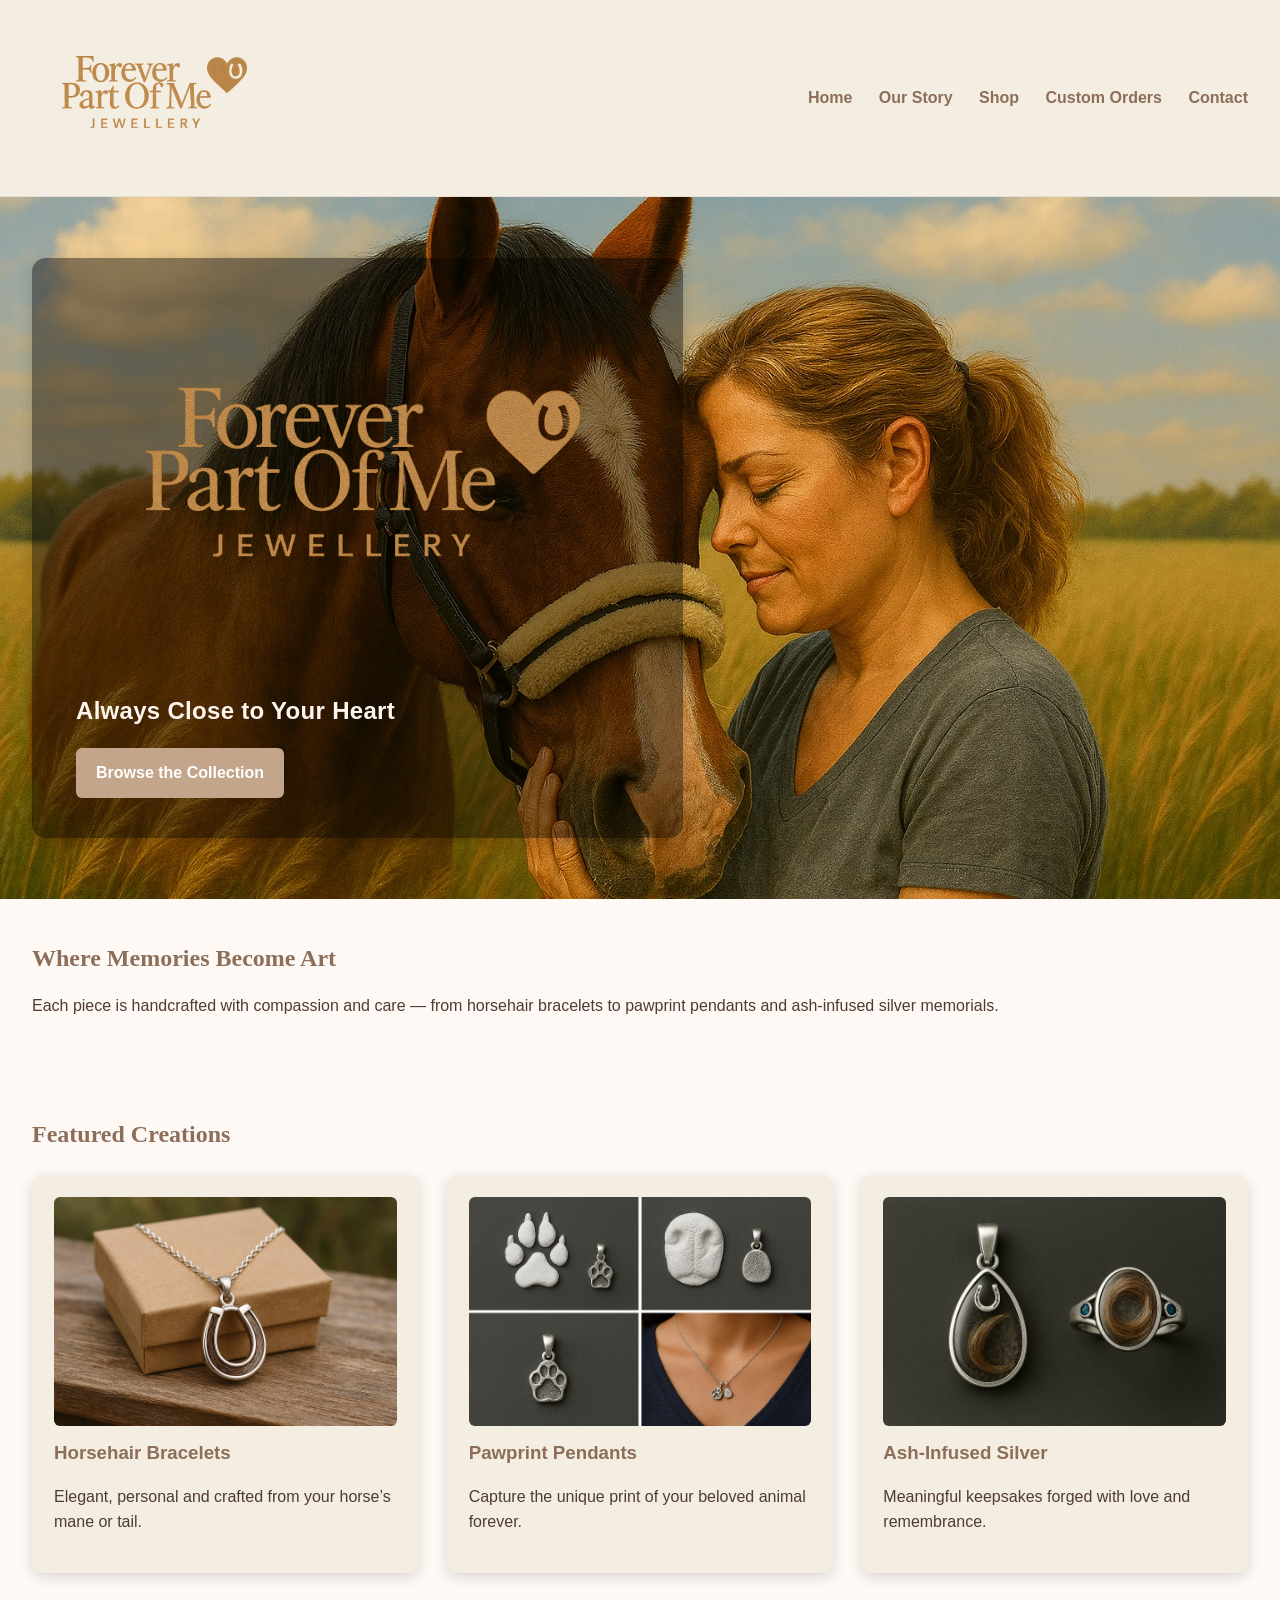
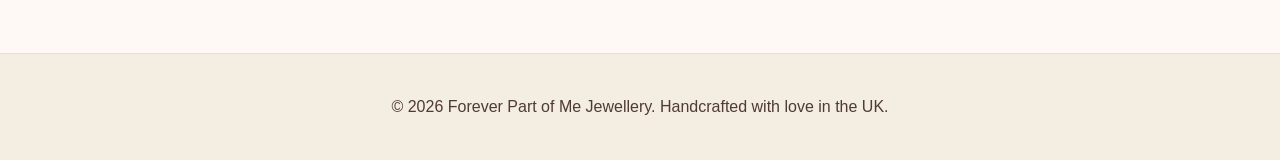
<file: index.html>
<!DOCTYPE html>
<html lang="en">
<head>
  <meta charset="UTF-8" />
  <meta name="viewport" content="width=device-width, initial-scale=1" />
  <title>Forever Part of Me Jewellery – Always Close to Your Heart</title>

  <!-- CRITICAL: proper stylesheet link -->
  <link rel="stylesheet" href="assets/styles.css" />
</head>

<body>
  <!-- ================= HEADER ================= -->
  <header>
    <a href="index.html" class="brand">
      <!-- LOGO ONLY (top-left) -->
      <img src="assets/images/logo.png" alt="Brand Logo" class="brand-logo" />
    </a>

    <nav aria-label="Primary">
      <a href="index.html">Home</a>
      <a href="about.html">Our Story</a>
      <a href="shop.html">Shop</a>
      <a href="custom.html">Custom Orders</a>
      <a href="contact.html">Contact</a>
    </nav>
  </header>

  <!-- ================= HERO ================= -->
  <!-- IMPORTANT: your file is .jpeg, so use .jpeg here -->
  <section class="hero" style="background-image:url('assets/images/new_hero.jpeg');">
    <div class="hero-overlay">
      <!-- GIANT HERO LOGO (logo-only branding) -->
      <img src="assets/images/logo.png" alt="Brand Logo" class="hero-logo hero-logo--huge" />

      <p class="tagline">Always Close to Your Heart</p>

      <a href="shop.html" class="btn">Browse the Collection</a>
    </div>
  </section>

  <!-- ================= INTRO ================= -->
  <section class="intro">
    <h2>Where Memories Become Art</h2>
    <p>
      Each piece is handcrafted with compassion and care — from horsehair bracelets
      to pawprint pendants and ash‑infused silver memorials.
    </p>
  </section>

  <!-- ================= FEATURED ================= -->
  <section class="featured">
    <h2>Featured Creations</h2>

    <div class="grid">
      <div class="card">
        <img src="assets/images/horsehair_sample.jpg" class="card-img" alt="Horsehair Bracelet" />
        <h3>Horsehair Bracelets</h3>
        <p>Elegant, personal and crafted from your horse’s mane or tail.</p>
      </div>

      <div class="card">
        <img src="assets/images/pawprint_sample.jpg" class="card-img" alt="Pawprint Pendant" />
        <h3>Pawprint Pendants</h3>
        <p>Capture the unique print of your beloved animal forever.</p>
      </div>

      <div class="card">
        <img src="assets/images/memorial_necklace.jpg" class="card-img" alt="Ash‑Infused Silver" />
        <h3>Ash‑Infused Silver</h3>
        <p>Meaningful keepsakes forged with love and remembrance.</p>
      </div>
    </div>
  </section>

  <!-- ================= FOOTER ================= -->
  <footer>
    <p>© 2026 Forever Part of Me Jewellery. Handcrafted with love in the UK.</p>
  </footer>
</body>
</html>
</file>
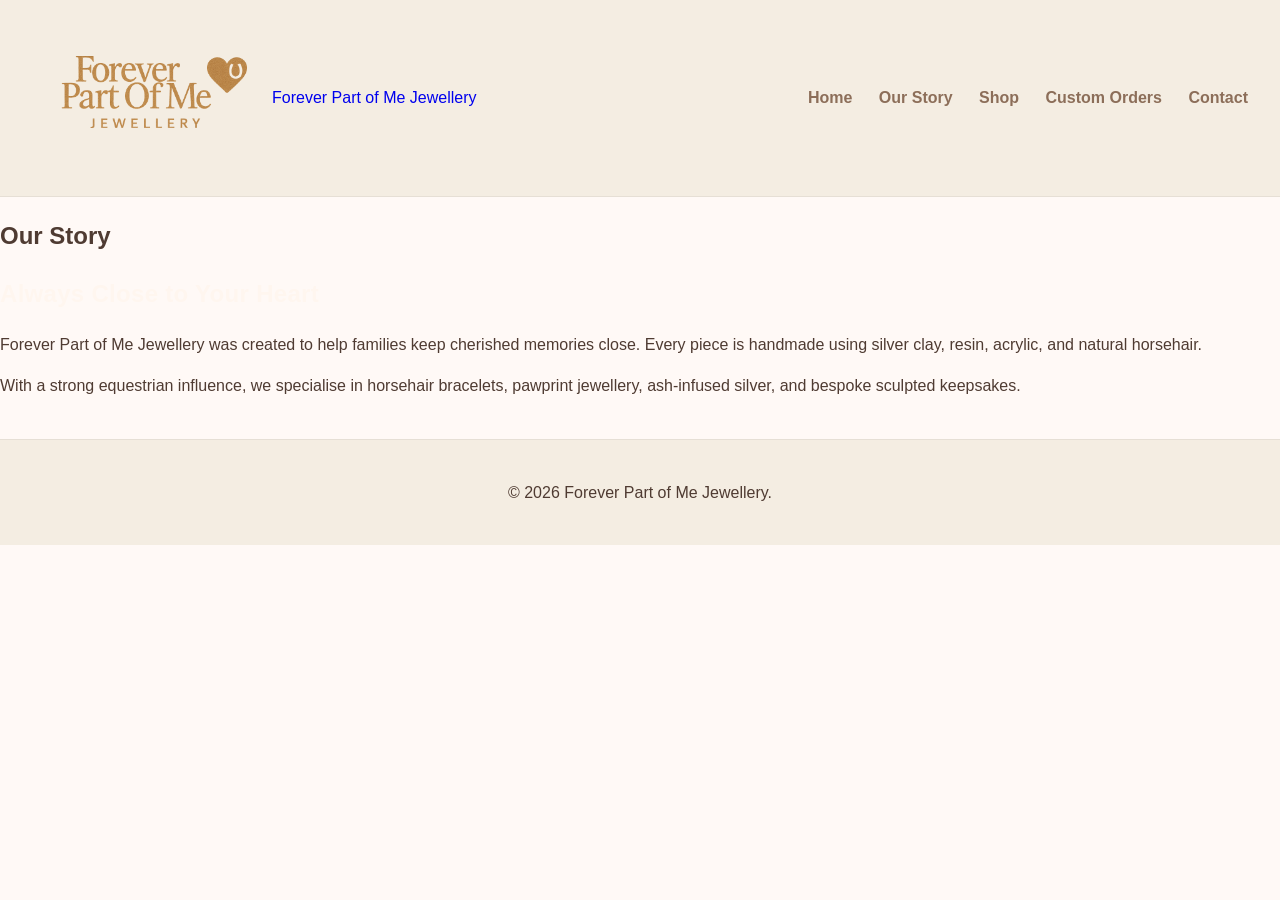
<file: about.html>
<!DOCTYPE html>
<html lang="en">
<head>
  <meta charset="UTF-8" />
  <meta name="viewport" content="width=device-width, initial-scale=1.0" />
  <title>Our Story – Forever Part of Me Jewellery</title>
  <link rel="stylesheet" href="assets/styles.css" />
</head>
<body>
  <header>
    <a class="brand" href="index.html">
      <img class="brand-logo" src="assets/images/logo.png" alt="Forever Part of Me Jewellery logo">
      <span class="brand-name">Forever Part of Me Jewellery</span>
    </a>
    <nav>
      <a href="index.html">Home</a>
      <a href="about.html">Our Story</a>
      <a href="shop.html">Shop</a>
      <a href="custom.html">Custom Orders</a>
      <a href="contact.html">Contact</a>
    </nav>
  </header>

  <section class="page-banner">
    <h1>Our Story</h1>
    <p class="tagline">Always Close to Your Heart</p>
  </section>

  <section class="content">
    <p>Forever Part of Me Jewellery was created to help families keep cherished memories close. Every piece is handmade using silver clay, resin, acrylic, and natural horsehair.</p>
    <p>With a strong equestrian influence, we specialise in horsehair bracelets, pawprint jewellery, ash‑infused silver, and bespoke sculpted keepsakes.</p>
  </section>

  <footer>
    <p>© 2026 Forever Part of Me Jewellery.</p>
  </footer>
</body>
</html>
</file>
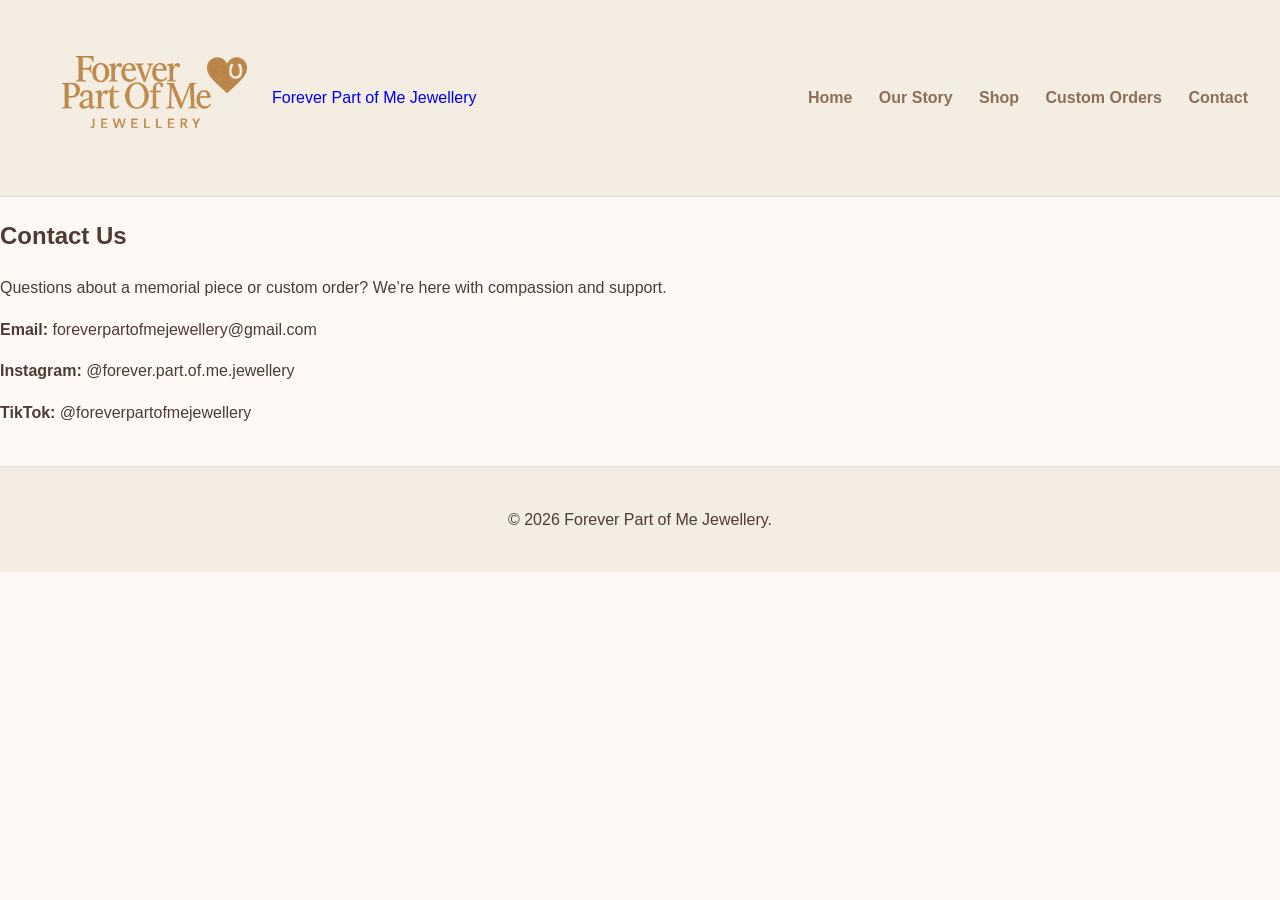
<file: contact.html>
<!DOCTYPE html>
<html lang="en">
<head>
  <meta charset="UTF-8" />
  <meta name="viewport" content="width=device-width, initial-scale=1.0" />
  <title>Contact – Forever Part of Me Jewellery</title>
  <link rel="stylesheet" href="assets/styles.css" />
</head>
<body>
  <header>
    <a class="brand" href="index.html">
      <img class="brand-logo" src="assets/images/logo.png" alt="Forever Part of Me Jewellery logo">
      <span class="brand-name">Forever Part of Me Jewellery</span>
    </a>
    <nav>
      <a href="index.html">Home</a>
      <a href="about.html">Our Story</a>
      <a href="shop.html">Shop</a>
      <a href="custom.html">Custom Orders</a>
      <a href="contact.html">Contact</a>
    </nav>
  </header>

  <section class="page-banner">
    <h1>Contact Us</h1>
  </section>

  <section class="content">
    <p>Questions about a memorial piece or custom order? We’re here with compassion and support.</p>
    <p><strong>Email:</strong> foreverpartofmejewellery@gmail.com</p>
    <p><strong>Instagram:</strong> @forever.part.of.me.jewellery</p>
    <p><strong>TikTok:</strong> @foreverpartofmejewellery</p>
  </section>

  <footer>
    <p>© 2026 Forever Part of Me Jewellery.</p>
  </footer>
</body>
</html>
</file>
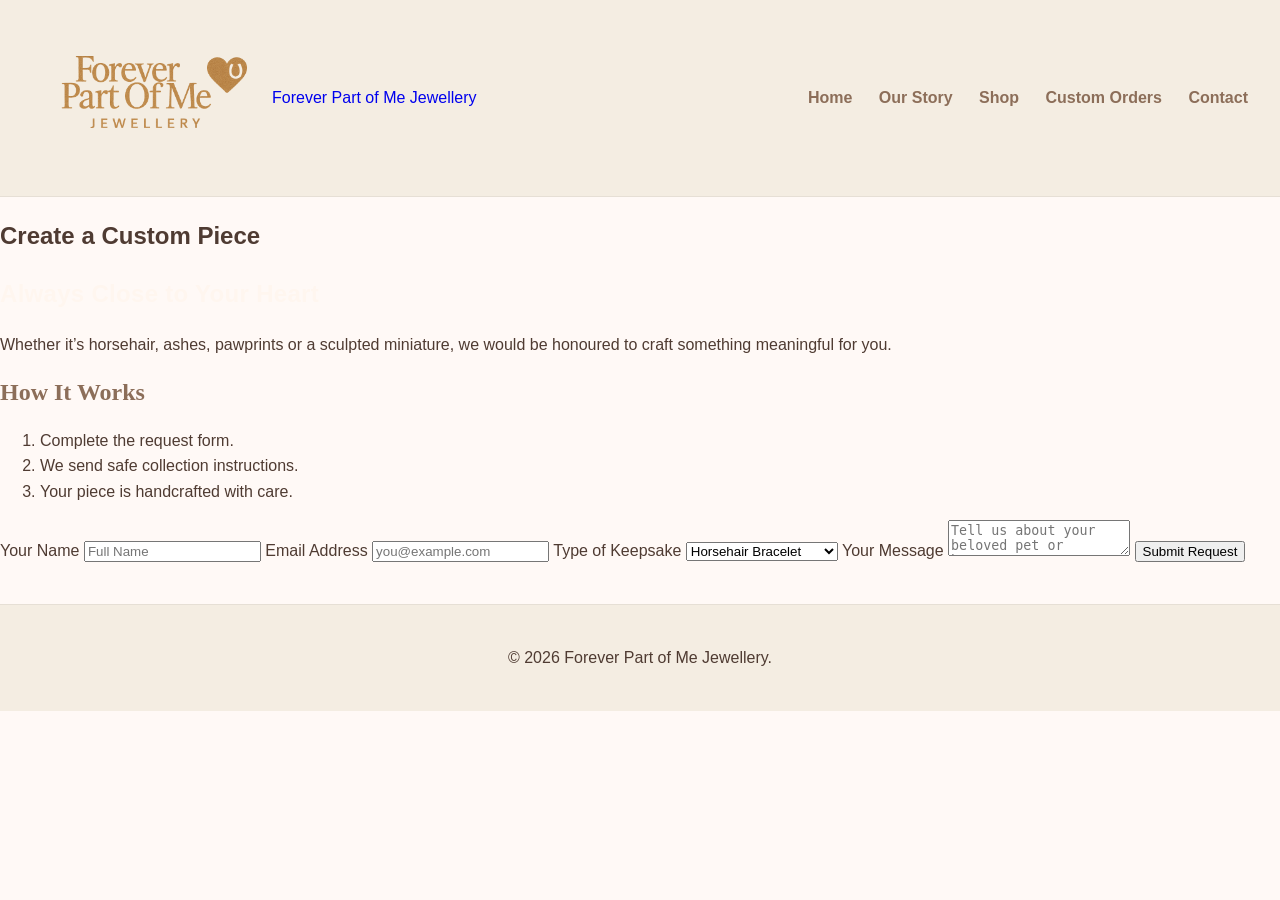
<file: custom.html>
<!DOCTYPE html>
<html lang="en">
<head>
  <meta charset="UTF-8" />
  <meta name="viewport" content="width=device-width, initial-scale=1.0" />
  <title>Custom Orders – Forever Part of Me Jewellery</title>
  <link rel="stylesheet" href="assets/styles.css" />
</head>
<body>
  <header>
    <a class="brand" href="index.html">
      <img class="brand-logo" src="assets/images/logo.png" alt="Forever Part of Me Jewellery logo">
      <span class="brand-name">Forever Part of Me Jewellery</span>
    </a>
    <nav>
      <a href="index.html">Home</a>
      <a href="about.html">Our Story</a>
      <a href="shop.html">Shop</a>
      <a href="custom.html">Custom Orders</a>
      <a href="contact.html">Contact</a>
    </nav>
  </header>

  <section class="page-banner">
    <h1>Create a Custom Piece</h1>
    <p class="tagline">Always Close to Your Heart</p>
  </section>

  <section class="content">
    <p>Whether it’s horsehair, ashes, pawprints or a sculpted miniature, we would be honoured to craft something meaningful for you.</p>

    <h2>How It Works</h2>
    <ol>
      <li>Complete the request form.</li>
      <li>We send safe collection instructions.</li>
      <li>Your piece is handcrafted with care.</li>
    </ol>

    <form class="custom-form" onsubmit="return false;">
      <label>Your Name</label>
      <input type="text" placeholder="Full Name" />

      <label>Email Address</label>
      <input type="email" placeholder="you@example.com" />

      <label>Type of Keepsake</label>
      <select>
        <option>Horsehair Bracelet</option>
        <option>Pawprint Pendant</option>
        <option>Ash‑Infused Necklace</option>
        <option>Custom Sculpture</option>
      </select>

      <label>Your Message</label>
      <textarea placeholder="Tell us about your beloved pet or horse..."></textarea>

      <button type="submit">Submit Request</button>
    </form>
  </section>

  <footer>
    <p>© 2026 Forever Part of Me Jewellery.</p>
  </footer>
</body>
</html>
</file>
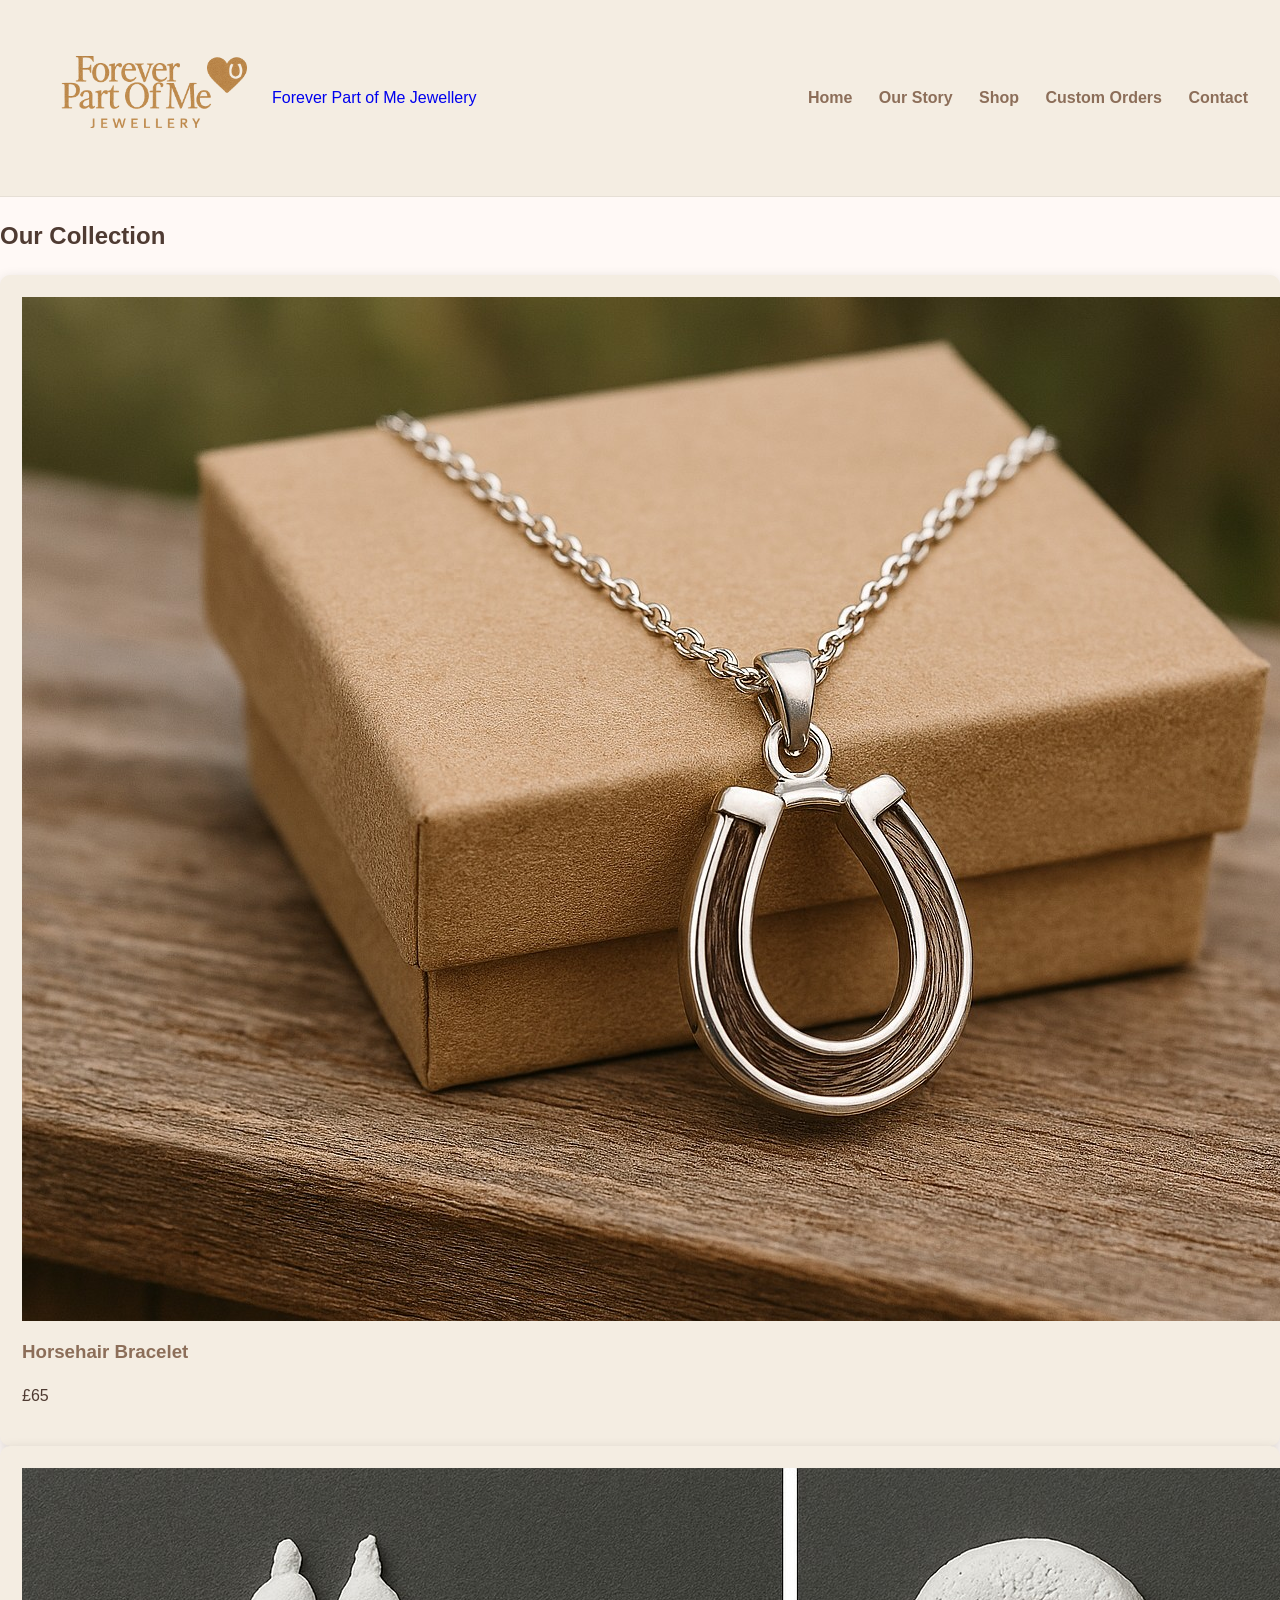
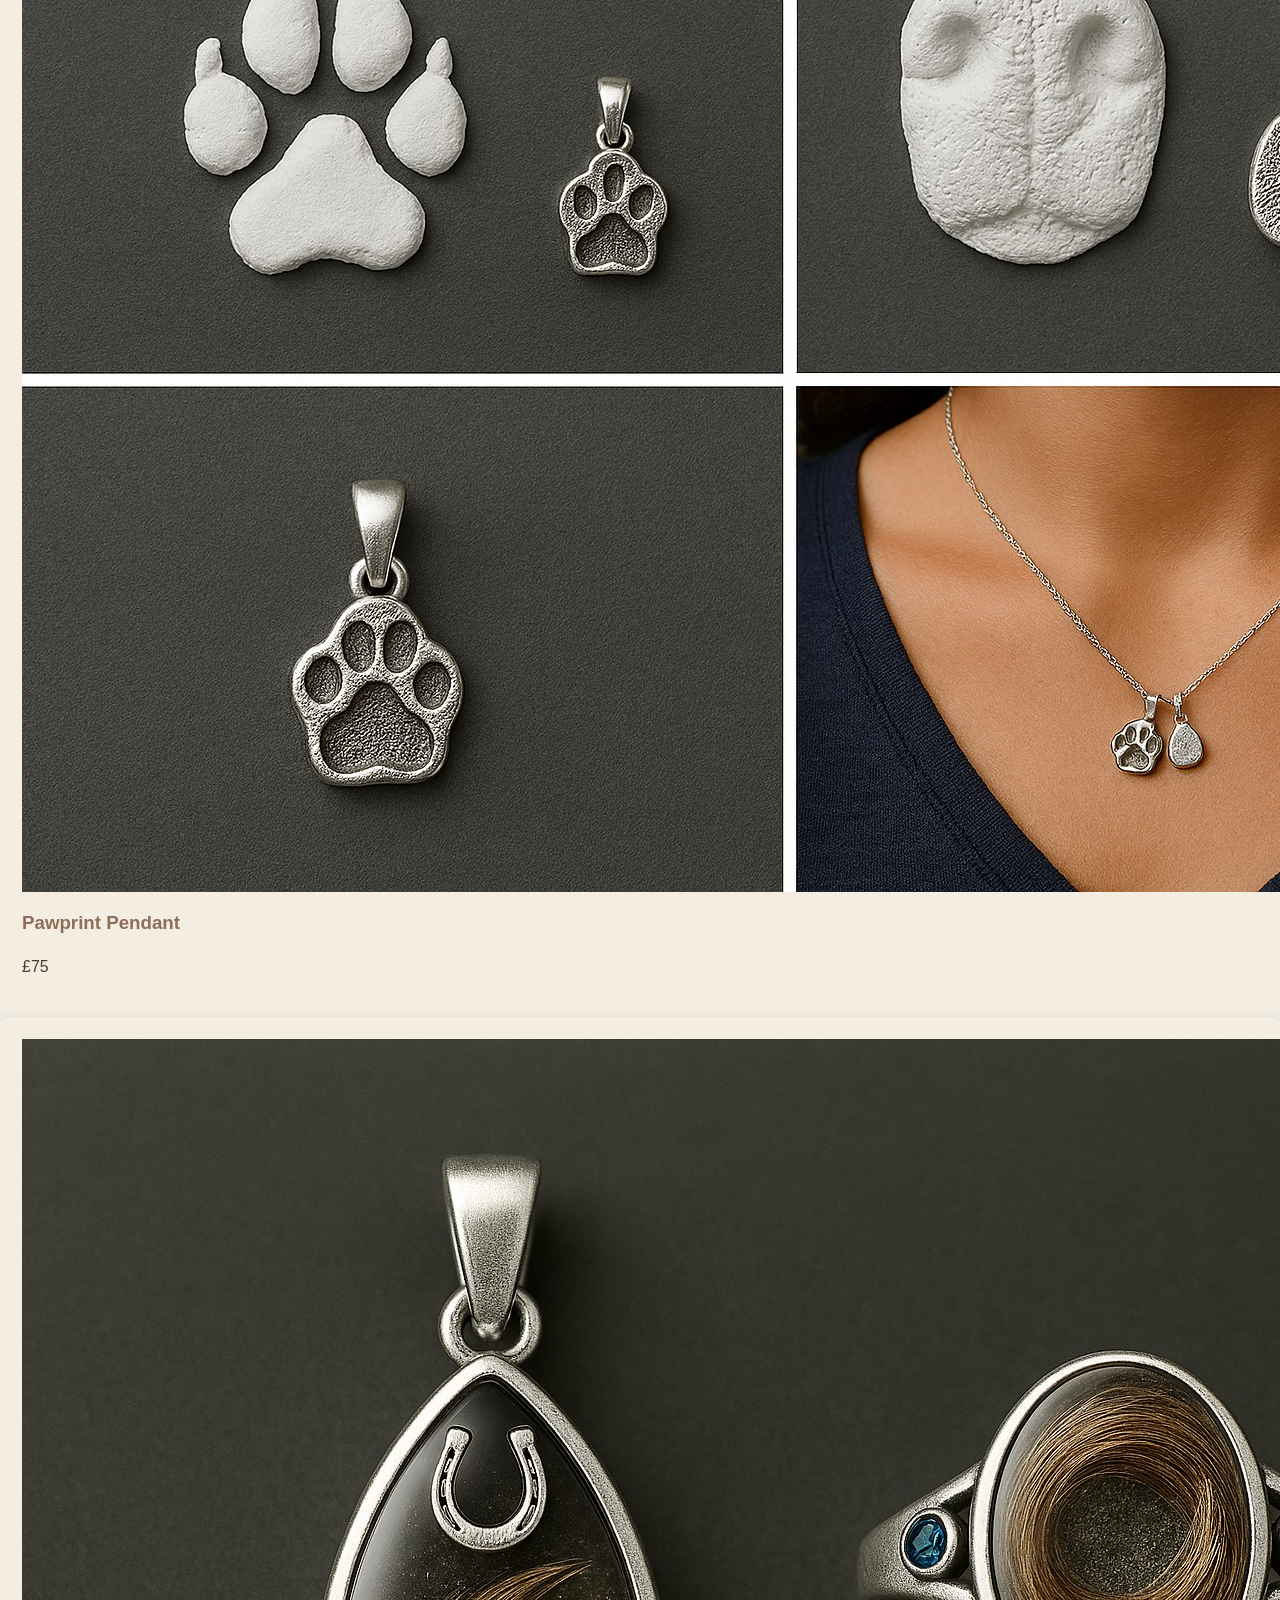
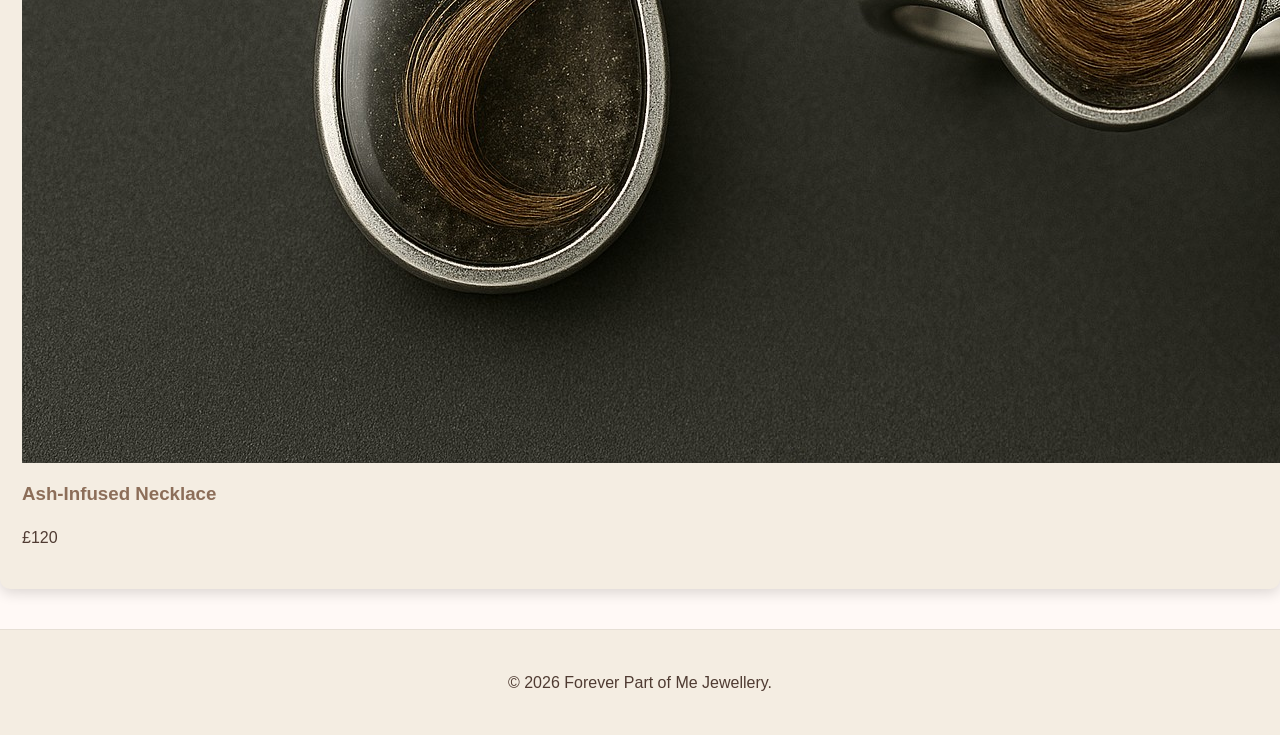
<file: shop.html>
<!DOCTYPE html>
<html lang="en">
<head>
  <meta charset="UTF-8" />
  <meta name="viewport" content="width=device-width, initial-scale=1.0" />
  <title>Shop – Forever Part of Me Jewellery</title>
  <link rel="stylesheet" href="assets/styles.css" />
</head>
<body>
  <header>
    <a class="brand" href="index.html">
      <img class="brand-logo" src="assets/images/logo.png" alt="Forever Part of Me Jewellery logo">
      <span class="brand-name">Forever Part of Me Jewellery</span>
    </a>
    <nav>
      <a href="index.html">Home</a>
      <a href="about.html">Our Story</a>
      <a href="shop.html">Shop</a>
      <a href="custom.html">Custom Orders</a>
      <a href="contact.html">Contact</a>
    </nav>
  </header>

  <section class="page-banner">
    <h1>Our Collection</h1>
  </section>

  <section class="shop-grid">
    <div class="card">
      <img src="assets/images/horsehair_sample.jpg" alt="Horsehair bracelet sample">
      <h3>Horsehair Bracelet</h3>
      <p>£65</p>
    </div>
    <div class="card">
      <img src="assets/images/pawprint_sample.jpg" alt="Pawprint pendant sample">
      <h3>Pawprint Pendant</h3>
      <p>£75</p>
    </div>
    <div class="card">
      <img src="assets/images/memorial_necklace.jpg" alt="Ash‑infused necklace sample">
      <h3>Ash‑Infused Necklace</h3>
      <p>£120</p>
    </div>
  </section>

  <footer>
    <p>© 2026 Forever Part of Me Jewellery.</p>
  </footer>
</body>
</html>
</file>
<file: assets/styles.css>
/* =========================================
   Forever Part of Me Jewellery – styles.css
   Photoreal, responsive, safe scaling
========================================= */

:root{
  --cream:#F4EDE2;
  --peach:#FFF9F6;
  --saddle:#C2A58A;
  --leather:#8C6E59;
  --ink:#4F3B32;
  --shadow:0 4px 14px rgba(0,0,0,.14);
}

/* Base */
*{box-sizing:border-box}
html,body{margin:0;padding:0}
body{
  font-family:"Montserrat", Arial, sans-serif;
  background:var(--peach);
  color:var(--ink);
  line-height:1.6;
}

/* ================= HEADER ================= */
header{
  background:var(--cream);
  padding:18px 32px;
  display:flex; align-items:center; justify-content:space-between;
  border-bottom:1px solid rgba(0,0,0,.06);
}
.brand{ display:flex; align-items:center; text-decoration:none }

/* Big but safe at 100% zoom */
.brand-logo{
  width:clamp(260px, 20vw, 420px);
  height:auto; display:block;
}

nav a{
  margin-left:22px;
  color:var(--leather);
  text-decoration:none;
  font-weight:600;
}
nav a:hover{ color:#6a5443; }

/* ================= HERO ================= */
.hero{
  min-height:min(80vh, 900px);
  background-size:cover;
  background-position:center 35%;
  display:flex; align-items:center;
  padding:48px 32px;
}

.hero-overlay{
  background:rgba(0,0,0,.42);
  padding:clamp(24px, 5vw, 40px) clamp(24px, 5vw, 44px);
  border-radius:14px;
  color:#fff;
  max-width:min(92vw, 1100px);
  box-shadow:var(--shadow);
}

/* Very large hero logo, capped so it doesn’t overflow on laptops */
.hero-logo--huge{
  width:clamp(520px, 48vw, 980px);
  height:auto; display:block;
  margin-bottom:clamp(12px, 2vh, 22px);
}

.tagline{
  font-size:clamp(18px, 2.2vw, 24px);
  font-weight:700; letter-spacing:.3px;
  color:#fff6ef;
  margin:6px 0 clamp(12px, 2vh, 22px);
}

.btn{
  display:inline-block;
  background:var(--saddle);
  color:#fff;
  padding:12px 20px;
  border-radius:6px;
  font-weight:600;
  text-decoration:none;
}
.btn:hover{ filter:brightness(.92); }

/* ================= CONTENT ================= */
.intro, .featured{ padding:40px 32px; }
h2{ font-family:"Cormorant Garamond", Georgia, serif; color:var(--leather); margin:0 0 12px; }
h3{ color:var(--leather); margin:8px 0; }

.grid{
  display:grid;
  gap:28px;
  grid-template-columns:repeat(auto-fit, minmax(260px,1fr));
  margin-top:22px;
}
.card{
  background:var(--cream);
  padding:22px;
  border-radius:10px;
  box-shadow:var(--shadow);
}
.card-img{ width:100%; border-radius:6px; display:block; margin-bottom:12px; }

/* ================= FOOTER ================= */
footer{
  background:var(--cream);
  padding:24px; text-align:center;
  border-top:1px solid rgba(0,0,0,.06);
  margin-top:40px;
}

/* ============= RESPONSIVE TUNING ============= */
@media (max-width:1440px){
  .brand-logo{ width:clamp(240px, 18vw, 360px); }
  .hero-logo--huge{ width:clamp(480px, 44vw, 860px); }
  .hero{ min-height:min(78vh, 840px); }
}
@media (max-width:1200px){
  header{ padding:16px 24px; }
  .brand-logo{ width:clamp(220px, 18vw, 320px); }
  nav a{ margin-left:18px; }
  .hero{ min-height:min(76vh, 780px); padding:40px 24px; }
  .hero-overlay{ max-width:min(94vw, 980px); }
  .hero-logo--huge{ width:clamp(440px, 46vw, 760px); }
}
@media (max-width:900px){
  .brand-logo{ width:clamp(200px, 30vw, 280px); }
  .hero{ min-height:640px; }
  .hero-overlay{ padding:24px; }
  .hero-logo--huge{ width:clamp(360px, 62vw, 620px); }
}
@media (max-width:600px){
  header{ padding:14px 16px; }
  .brand-logo{ width:clamp(180px, 46vw, 240px); }
  nav a{ margin-left:14px; }
  .hero{ min-height:540px; padding:28px 16px; }
  .hero-logo--huge{ width:clamp(260px, 80vw, 420px); }
}
</file>
